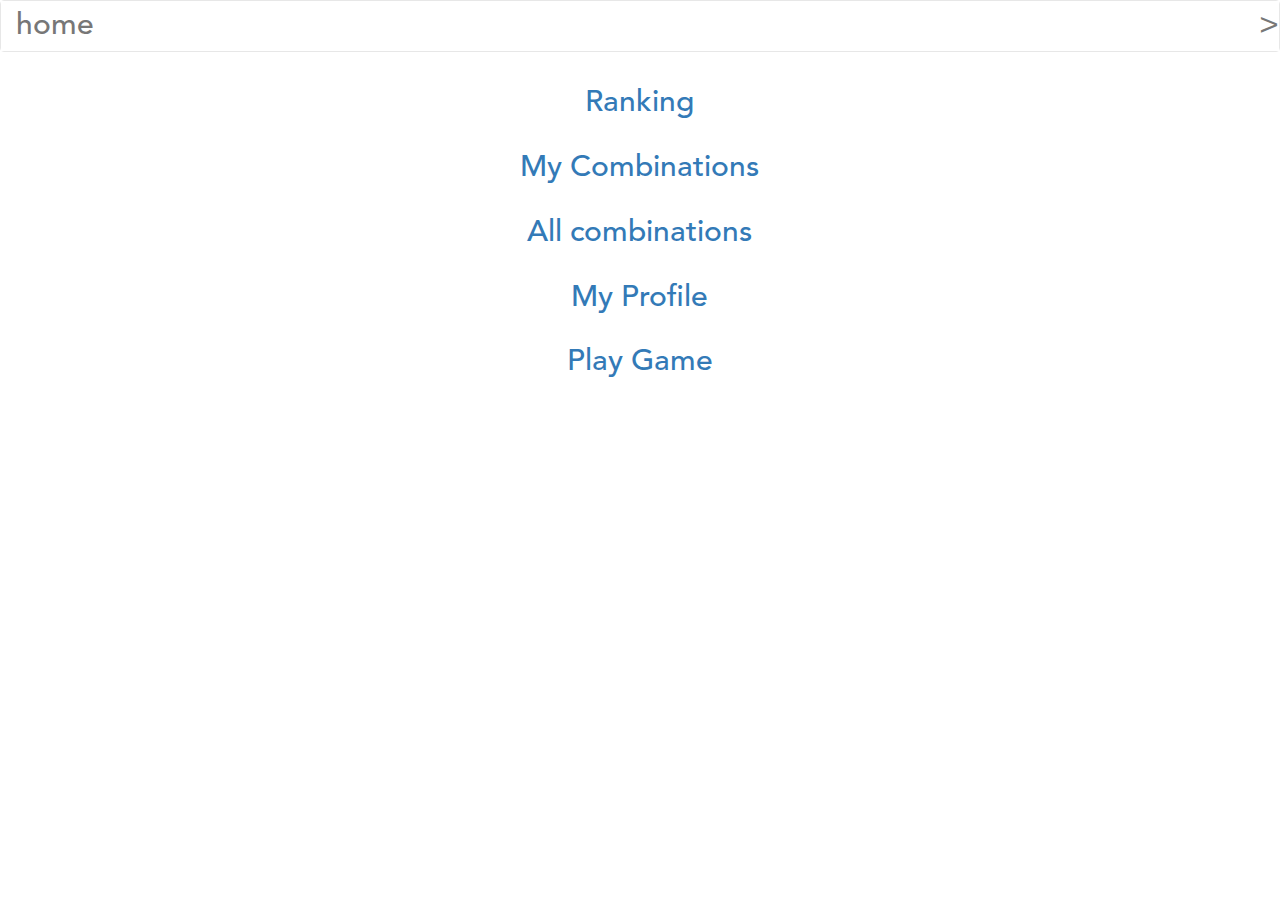
<file: index.html>
<!DOCTYPE html>
<html lang="en">
<head>
    <meta charset="UTF-8">
    <title>Title</title>
</head>
<body>

<script type="application/javascript">
    window.location.replace('home.html');
</script>

</body>
</html>
</file>
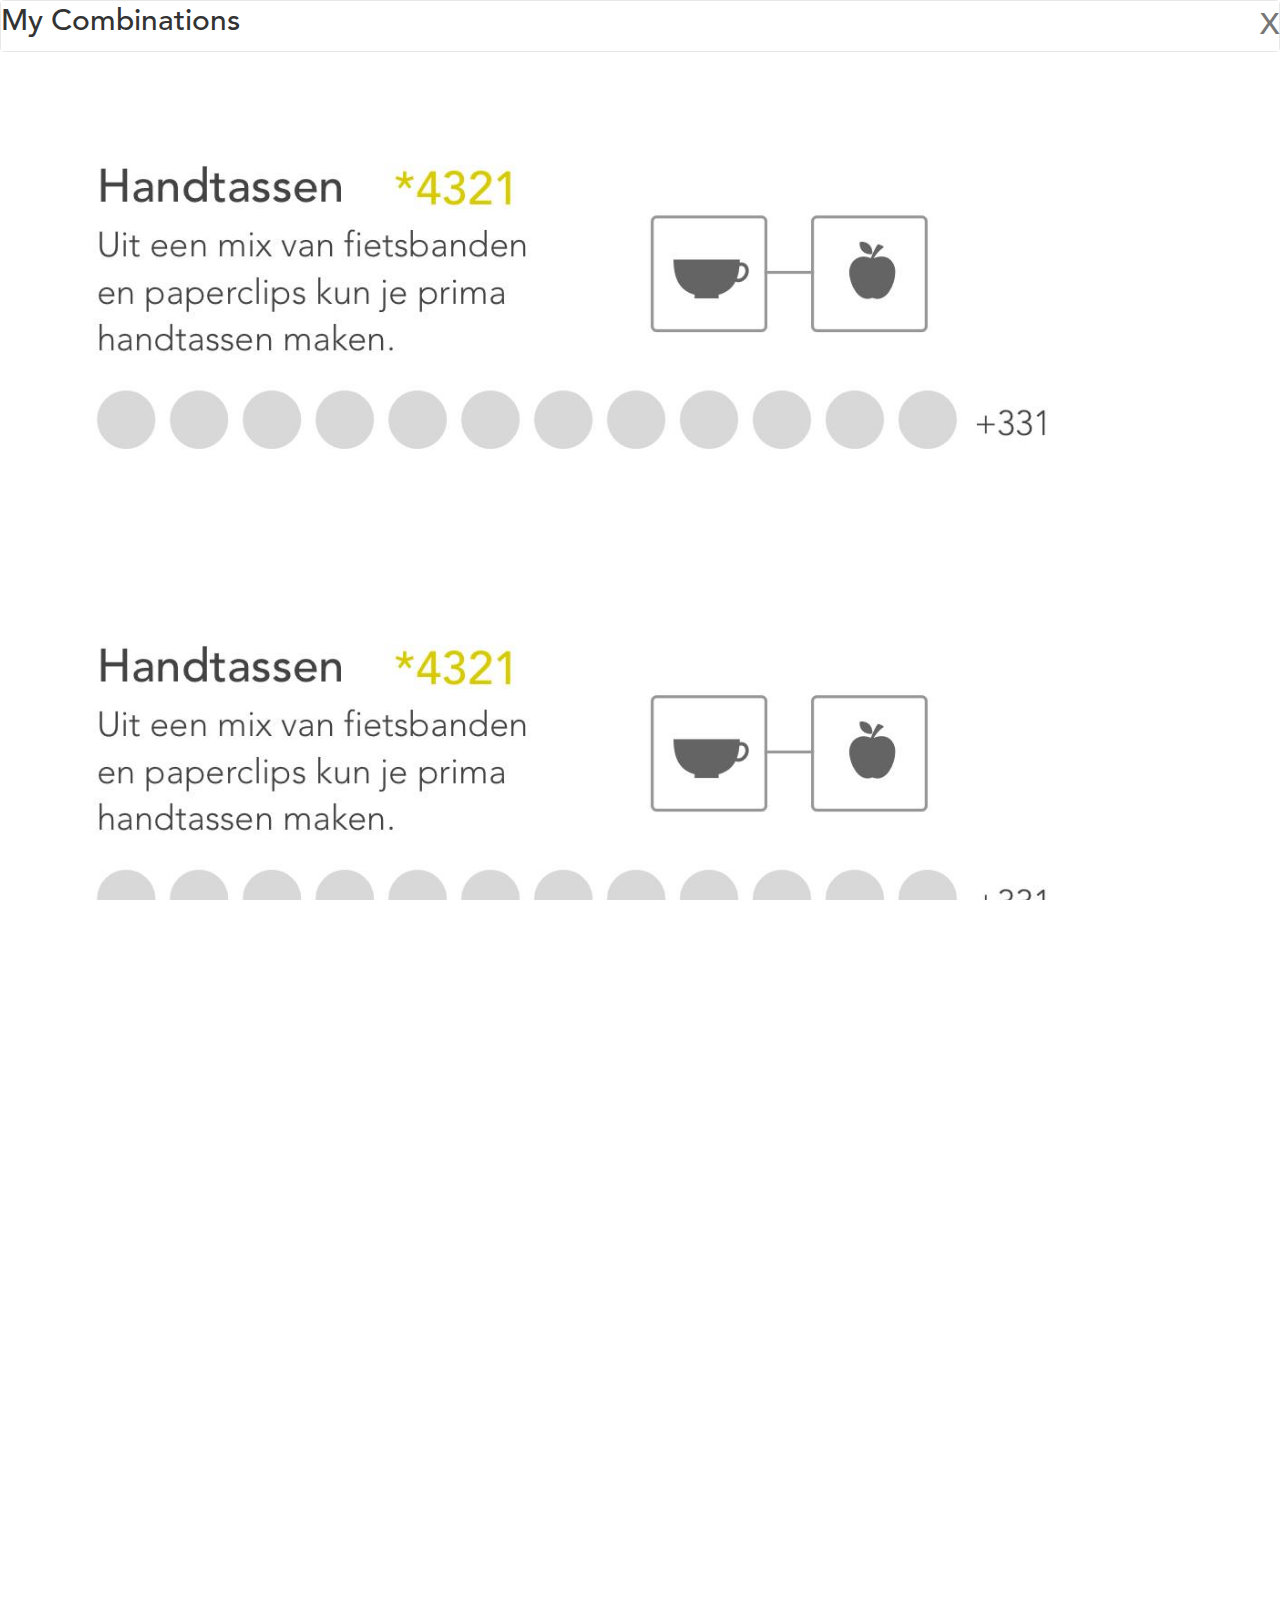
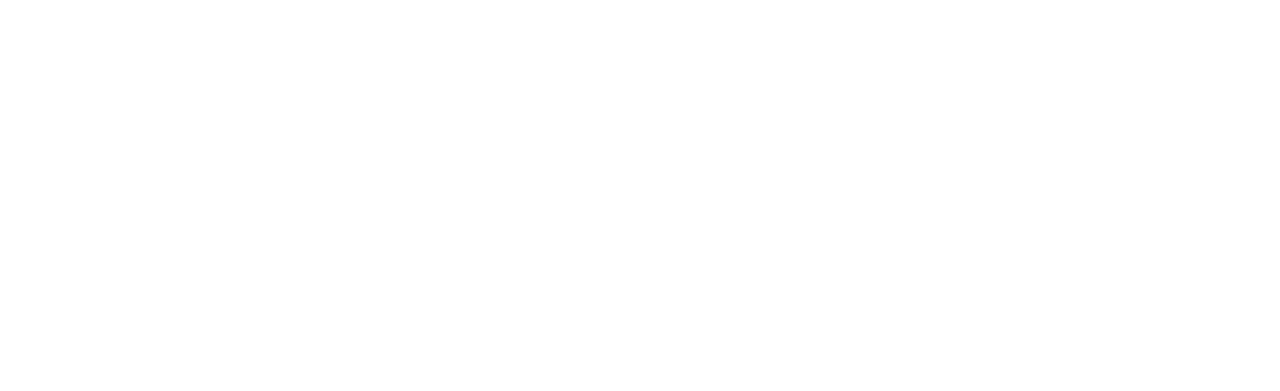
<file: mycombinations.html>
<!DOCTYPE html>
<html lang="en">
<head>
    <meta charset="UTF-8">
    <title>My Combinations</title>
    <link rel="stylesheet" href="https://maxcdn.bootstrapcdn.com/bootstrap/3.3.6/css/bootstrap.min.css">
    <link rel="stylesheet" href="lib/css/style.css">
    <meta name="viewport" content="width=device-width, initial-scale=1">

</head>
<body>

<nav class="navbar navbar-default">
    <div class="container-fluid">
        My Combinations
        <!-- Collect the nav links, forms, and other content for toggling -->
        <ul class="nav navbar-nav navbar-right">
            <li><a href="home.html">X</a></li>
        </ul>
    </div><!-- /.container-fluid -->
</nav>

<div class="row">
    <!--<div class="col-xs-6">-->
        <!--<h1>Combinatie</h1>-->
        <!--<p style="font-size: 16px;">Uitleg over deze combinatie</p>-->
    <!--</div>-->
    <div class="col-xs-12">
        <img style="padding: 5%; width: 90%;" src="lib/images/combination.jpg">
    </div>
    <div class="col-xs-12">
        <img style="padding: 5%; width: 90%;" src="lib/images/combination.jpg">
    </div>
    <div class="col-xs-12">
        <img style="padding: 5%; width: 90%;" src="lib/images/combination.jpg">
    </div>
    <div class="col-xs-12">
        <img style="padding: 5%; width: 90%;" src="lib/images/combination.jpg">
    </div>
</div>
</body>
</html>
</file>
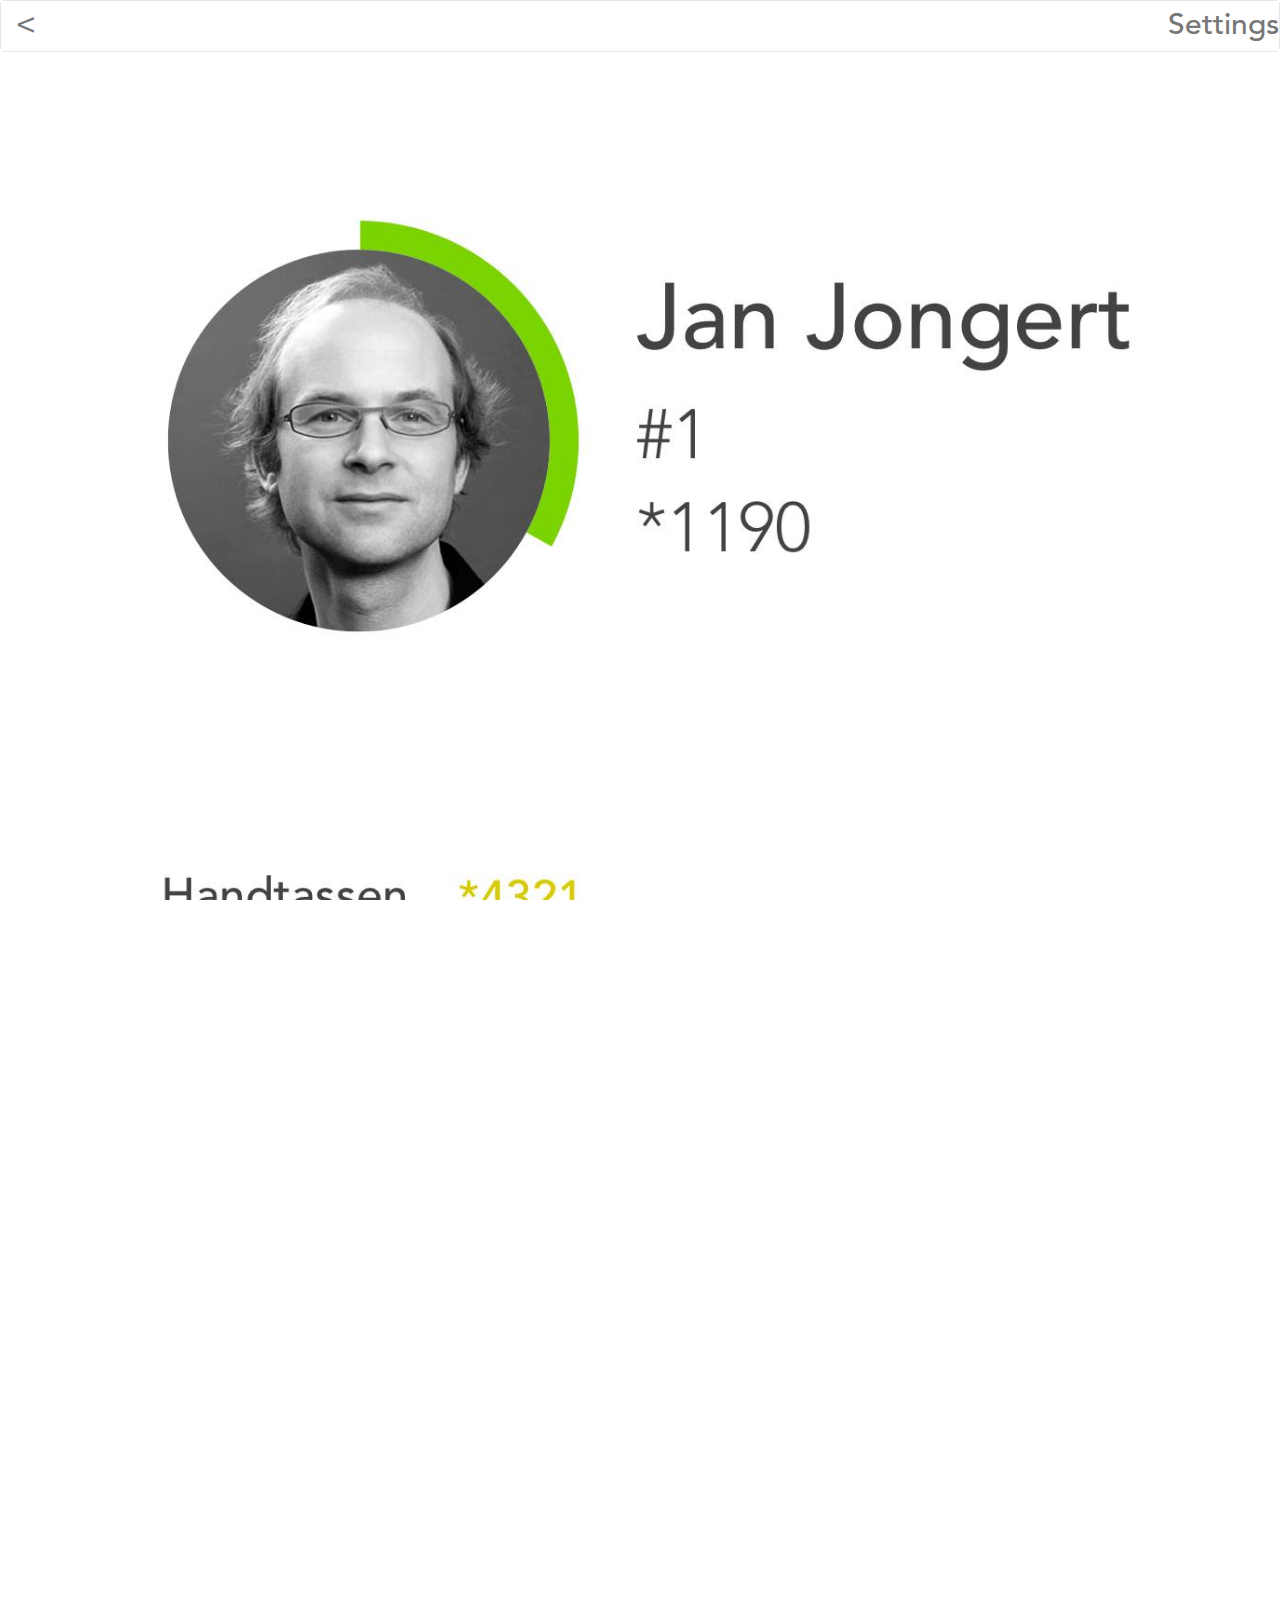
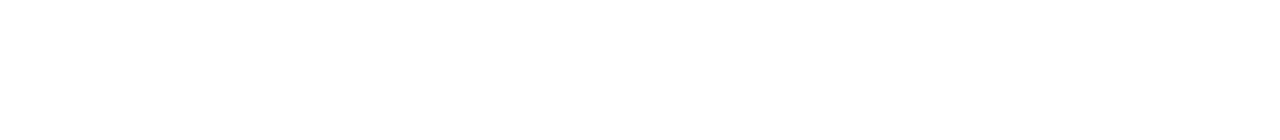
<file: profile.html>
<!DOCTYPE html>
<html lang="en">
<head>
    <meta charset="UTF-8">
    <title>Title</title>
    <link rel="stylesheet" href="https://maxcdn.bootstrapcdn.com/bootstrap/3.3.6/css/bootstrap.min.css">
    <link rel="stylesheet" href="lib/css/style.css">
    <meta name="viewport" content="width=device-width, initial-scale=1">

</head>
<body>
<nav class="navbar navbar-default">
    <div class="container-fluid">
        <!-- Collect the nav links, forms, and other content for toggling -->
        <!--<div class="collapse navbar-collapse" id="bs-example-navbar-collapse-1">-->
            <ul class="nav navbar-nav">
                <li><a href="game.html"><</a></li>
            </ul>

            <ul class="nav navbar-nav navbar-right">
                <li><a href="settings.html">Settings</a></li>
            </ul>
        <!--</div>&lt;!&ndash; /.navbar-collapse &ndash;&gt;-->
    </div><!-- /.container-fluid -->
</nav>

<div class="row">
    <img class="profile-image" src="lib/images/janJongers.jpg">
</div>

<div class="row text-center">
    <div class="col-xs-12">
        <img style="padding: 5%; width: 90%;" src="lib/images/combination.jpg">
    </div>
    <div class="col-xs-12">
        <img style="padding: 5%; width: 90%;" src="lib/images/combination.jpg">
    </div>
</div>

</body>
</html>
</file>
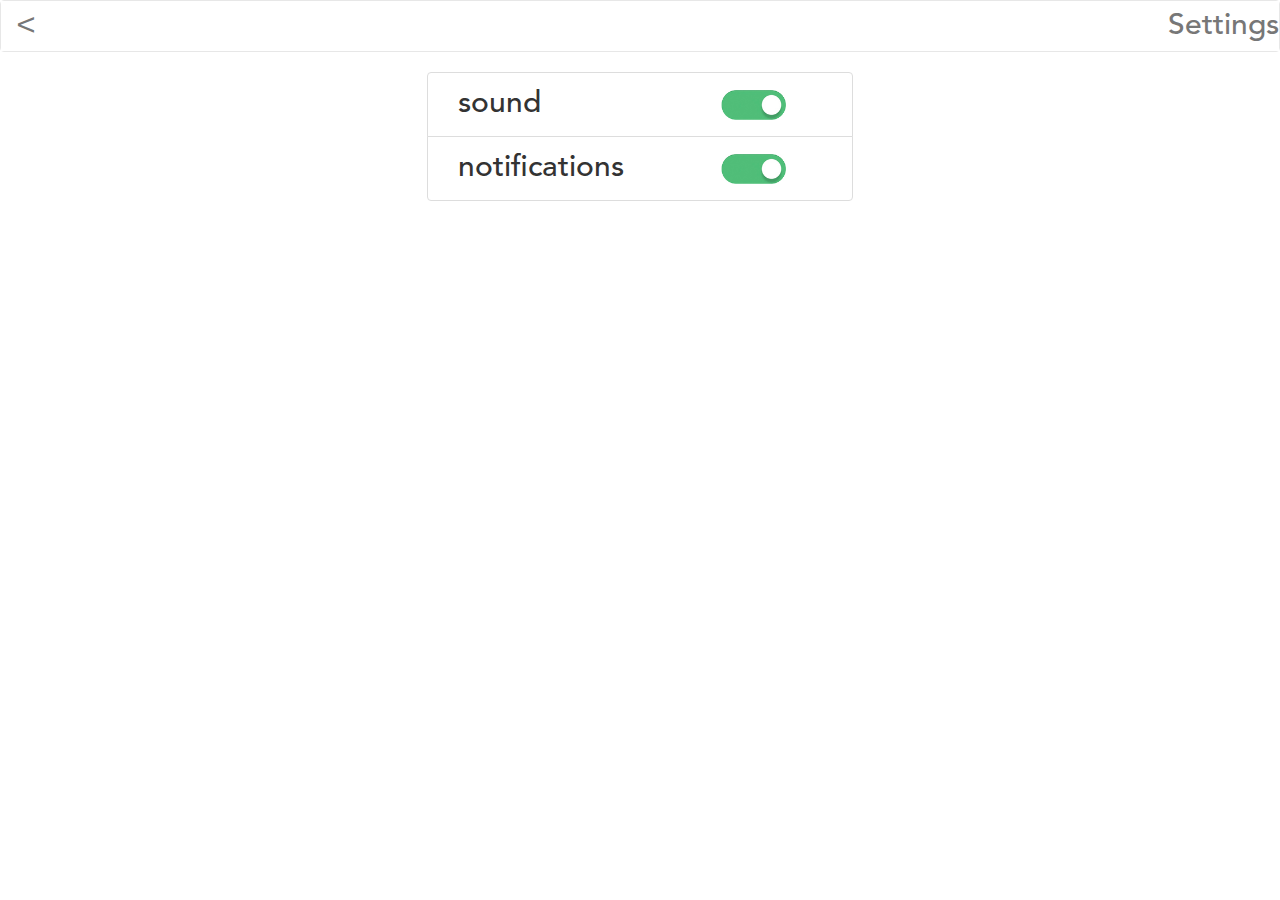
<file: settings.html>
<!DOCTYPE html>
<html lang="en">
<head>
    <meta charset="UTF-8">
    <title>Title</title>

    <link rel="stylesheet" href="https://maxcdn.bootstrapcdn.com/bootstrap/3.3.6/css/bootstrap.min.css">
    <link rel="stylesheet" href="lib/css/style.css">
    <meta name="viewport" content="width=device-width, initial-scale=1">


</head>
<body>

    <nav class="navbar navbar-default">
        <div class="container-fluid">
            <!-- Collect the nav links, forms, and other content for toggling -->
                <ul class="nav navbar-nav">
                    <li><a href="game.html"><</a></li>

                </ul>

                <ul class="nav navbar-nav navbar-right">
                    <li><a href="settings.html">Settings</a></li>
                </ul>
        </div><!-- /.container-fluid -->
    </nav>

    <div class="col-sm-offset-4 col-sm-4">
        <ul class="list-group row">
            <li class="list-group-item col-xs-12">
                <div class="col-xs-8">sound</div>
                <div class="col-xs-4">
                    <img style="height: 30px;"  src="lib/images/toggle.jpg">
                </div>
            </li>
            <li class="list-group-item col-xs-12">
                <div class="col-xs-8">notifications</div>
                <div class="col-xs-4">
                    <img style="height: 30px;" src="lib/images/toggle.jpg">
                </div>
            </li>
        </ul>
    </div>
</body>
</html>
</file>
<file: lib/css/style.css>
@font-face {
    font-family: "Avenir";
    src: url("../AvenirLTStd-Medium.otf");
}

html, body{
    height: 100%;
    margin: 0;
    padding: 0;
    overflow: hidden;
    font-size: 30px;
    font-family: Avenir;
}

.container-fluid{
    padding: 0;
    background-color: #ffffff;
}

#dragContainer{
    padding: 15px;
}

.height-100{
    height: 100%;
}

.draggable {
    display: inline-block;
    /*border: 1px solid #eaeaea;*/
    color: #29e;
    -webkit-transform: translate(0px, 0px);
    transform: translate(0px, 0px);
}

.block{
    width: 50px;
    height: 50px;
    /*border: 1px solid #eaeaea;*/
    display: inline-block;
}
.double-block{
    width: 112px;
    height: 62px;
    padding: 5px;
    border: 1px solid #eaeaea;
    border-radius: 10px;
    background-color: #ffffff;
}

#drag-me::before {
    content: "#" attr(id);
    font-weight: bold;
}

#apple{
    background-image: url("../images/blocks/appel.svg");
    background-position: center;
    background-size: contain;
    background-repeat: no-repeat;
}
#paperClip{
    background-image: url("../images/blocks/paperclip.svg");
    background-position: center;
    background-size: contain;
    background-repeat: no-repeat;
}
#hoefijzer{
    background-image: url("../images/blocks/hoefijzer.svg");
    background-position: center;
    background-size: contain;
    background-repeat: no-repeat;
}
#koffiedik{
    background-image: url("../images/blocks/koffiedik.svg");
    background-position: center;
    background-size: contain;
    background-repeat: no-repeat;
}

.score-item{
    line-height: 50px;
    font-size: 20px;
}

.score-number{
    font-size: 30px;
    line-height: 50px;
}

.score-image > img{
    height: 50px;
}

.profile-image{
    margin: 10%;
    width: 80%;
}

.navbar-nav{
    float: left;
}

.navbar-right{
    float: right;
}

.blocks-menu li{
    float: left;
}

#scoreCounter{
    margin: 0;
    padding:0;
    font-size: 16px;
}
</file>
